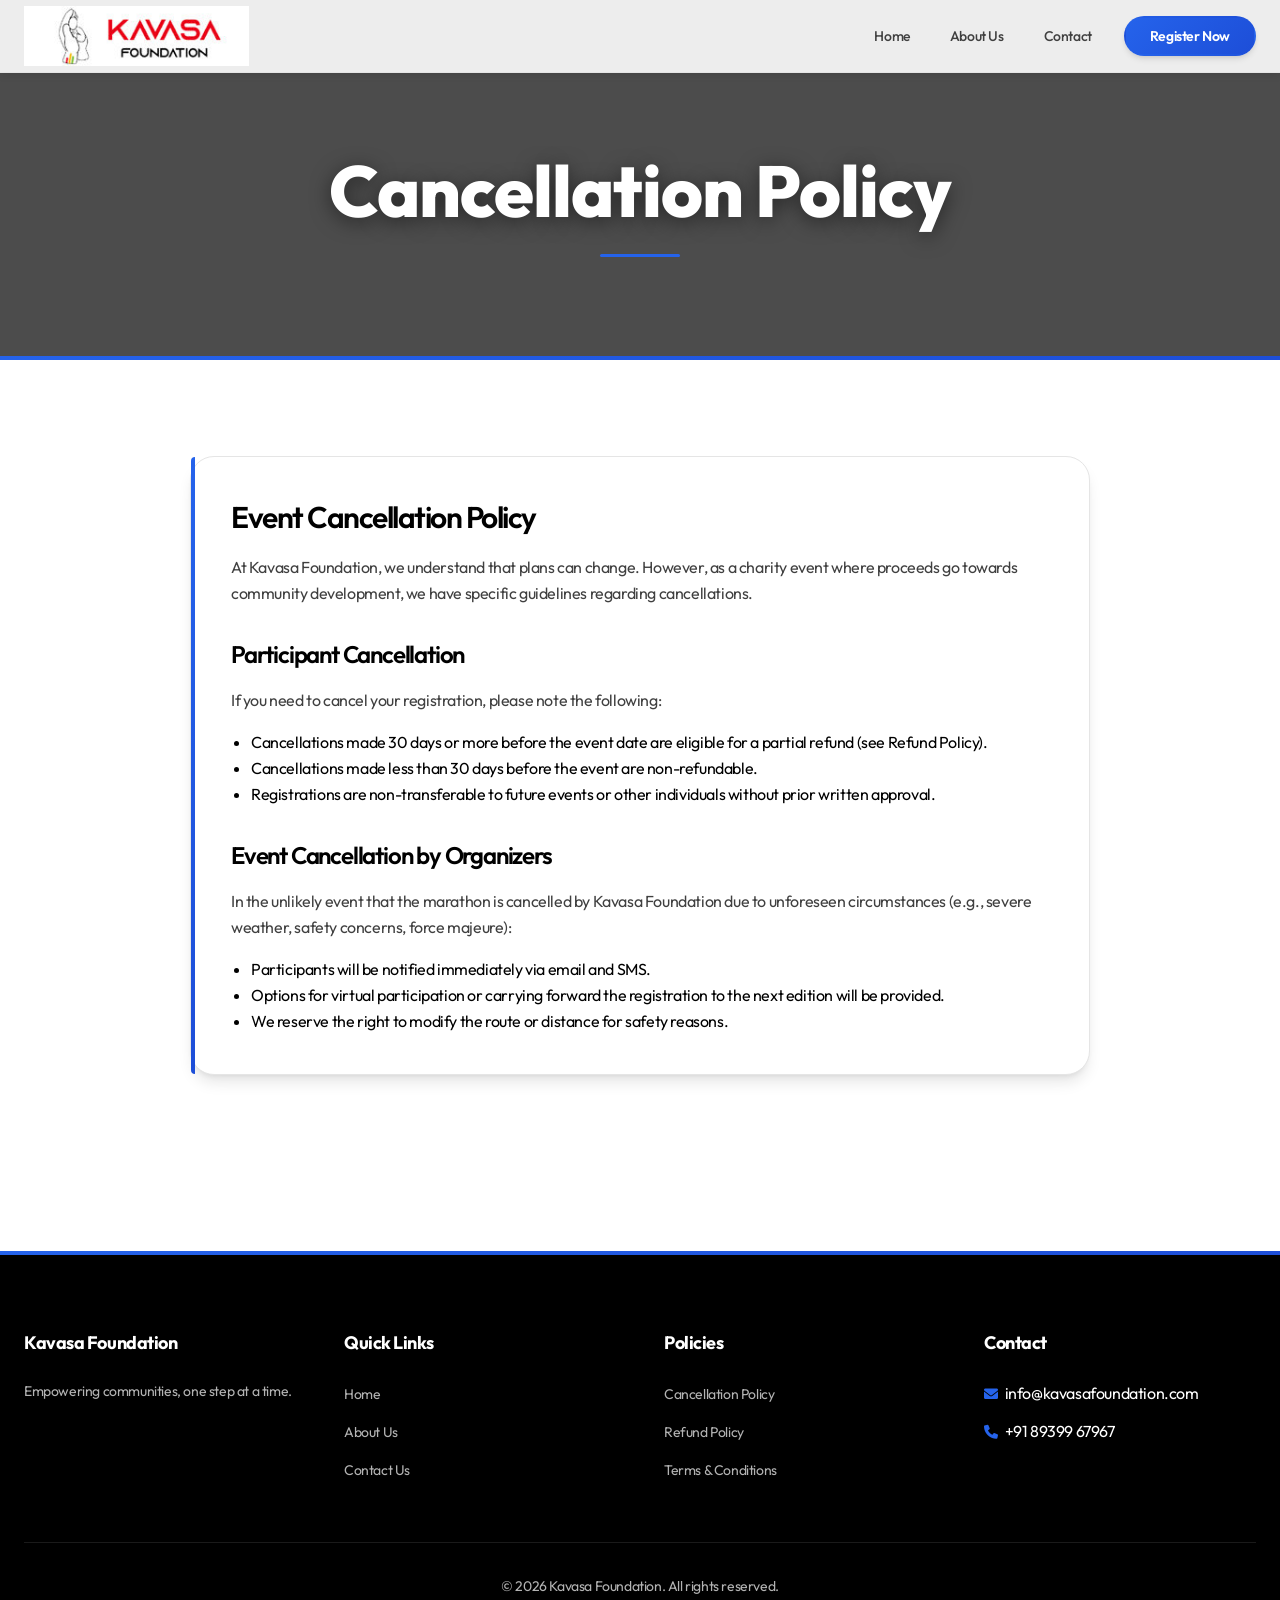
<file: cancellation-policy.html>
<!DOCTYPE html>
<html lang="en">

<head>
    <meta charset="UTF-8">
    <meta name="viewport" content="width=device-width, initial-scale=1.0">
    <title>Cancellation Policy | Madras Marathon 2026 - Organised by Kavasa Foundation</title>
    <meta name="description"
        content="Learn about the cancellation policy for the Madras Marathon 2026 organised by Kavasa Foundation. Understand participant and event cancellation guidelines.">
    <!-- Favicon -->
    <link rel="icon" type="image/jpeg" href="image/kavasa.jpg">
    <link rel="shortcut icon" type="image/jpeg" href="image/kavasa.jpg">
    <link rel="apple-touch-icon" href="image/kavasa.jpg">
    <link rel="preconnect" href="https://fonts.googleapis.com">
    <link rel="preconnect" href="https://fonts.gstatic.com" crossorigin>
    <link href="https://fonts.googleapis.com/css2?family=Outfit:wght@300;400;500;600;700;800&display=swap"
        rel="stylesheet">
    <link rel="stylesheet" href="style.css">
    <link rel="stylesheet" href="https://cdnjs.cloudflare.com/ajax/libs/font-awesome/6.0.0/css/all.min.css">
</head>

<body>
    <!-- Navigation -->
    <nav class="navbar">
        <div class="container nav-container">
            <a href="index.html" class="logo">
                <img src="image/kavasa.jpg" alt="Kavasa Foundation" style="height: 60px; vertical-align: middle;">
            </a>
            <button class="mobile-menu-toggle" aria-label="Toggle menu">
                <i class="fas fa-bars"></i>
            </button>
            <ul class="nav-links">
                <li><a href="index.html" class="nav-link">Home</a></li>
                <li><a href="about.html" class="nav-link">About Us</a></li>
                <li><a href="contact.html" class="nav-link">Contact</a></li>
                <li><a href="index.html#register" class="btn btn-primary">Register Now</a></li>
            </ul>
        </div>
    </nav>

    <!-- Page Header -->
    <header class="hero"
        style="min-height: 40vh; background-image: linear-gradient(rgba(0,0,0,0.7), rgba(0,0,0,0.7)), url('https://images.unsplash.com/photo-1452626038306-9aae5e071dd3?ixlib=rb-1.2.1&auto=format&fit=crop&w=1350&q=80');">
        <div class="container hero-content">
            <h1>Cancellation Policy</h1>
        </div>
    </header>

    <!-- Content Section -->
    <section class="section-padding">
        <div class="container">
            <div class="contact-form-container" style="margin: 0 auto; max-width: 900px;">
                <h3>Event Cancellation Policy</h3>
                <p>At Kavasa Foundation, we understand that plans can change. However, as a charity event where proceeds
                    go towards community development, we have specific guidelines regarding cancellations.</p>

                <h4 style="margin-top: 2rem;">Participant Cancellation</h4>
                <p>If you need to cancel your registration, please note the following:</p>
                <ul style="list-style-type: disc; padding-left: 20px; color: var(--text-light); margin-bottom: 1rem;">
                    <li>Cancellations made 30 days or more before the event date are eligible for a partial refund (see
                        Refund Policy).</li>
                    <li>Cancellations made less than 30 days before the event are non-refundable.</li>
                    <li>Registrations are non-transferable to future events or other individuals without prior written
                        approval.</li>
                </ul>

                <h4 style="margin-top: 2rem;">Event Cancellation by Organizers</h4>
                <p>In the unlikely event that the marathon is cancelled by Kavasa Foundation due to unforeseen
                    circumstances (e.g., severe weather, safety concerns, force majeure):</p>
                <ul style="list-style-type: disc; padding-left: 20px; color: var(--text-light);">
                    <li>Participants will be notified immediately via email and SMS.</li>
                    <li>Options for virtual participation or carrying forward the registration to the next edition will
                        be provided.</li>
                    <li>We reserve the right to modify the route or distance for safety reasons.</li>
                </ul>
            </div>
        </div>
    </section>

    <!-- Footer -->
    <footer class="footer">
        <div class="container">
            <div class="footer-grid">
                <div class="footer-col">
                    <h4>Kavasa Foundation</h4>
                    <p>Empowering communities, one step at a time.</p>
                </div>
                <div class="footer-col">
                    <h4>Quick Links</h4>
                    <ul class="footer-links">
                        <li><a href="index.html">Home</a></li>
                        <li><a href="about.html">About Us</a></li>
                        <li><a href="contact.html">Contact Us</a></li>
                    </ul>
                </div>
                <div class="footer-col">
                    <h4>Policies</h4>
                    <ul class="footer-links">
                        <li><a href="cancellation-policy.html">Cancellation Policy</a></li>
                        <li><a href="refund-policy.html">Refund Policy</a></li>
                        <li><a href="terms-conditions.html">Terms & Conditions</a></li>
                    </ul>
                </div>
                <div class="footer-col">
                    <h4>Contact</h4>
                        <ul class="footer-links">
                            <li><i class="fas fa-envelope"></i> info@kavasafoundation.com</li>
                            <li><i class="fas fa-phone"></i> +91 89399 67967</li>
                        </ul>
                </div>
            </div>
                <div class="copyright">
                    <p>&copy; 2026 Kavasa Foundation. All rights reserved.</p>
                </div>
        </div>
    </footer>
    <script src="script.js"></script>
</body>

</html>
</file>
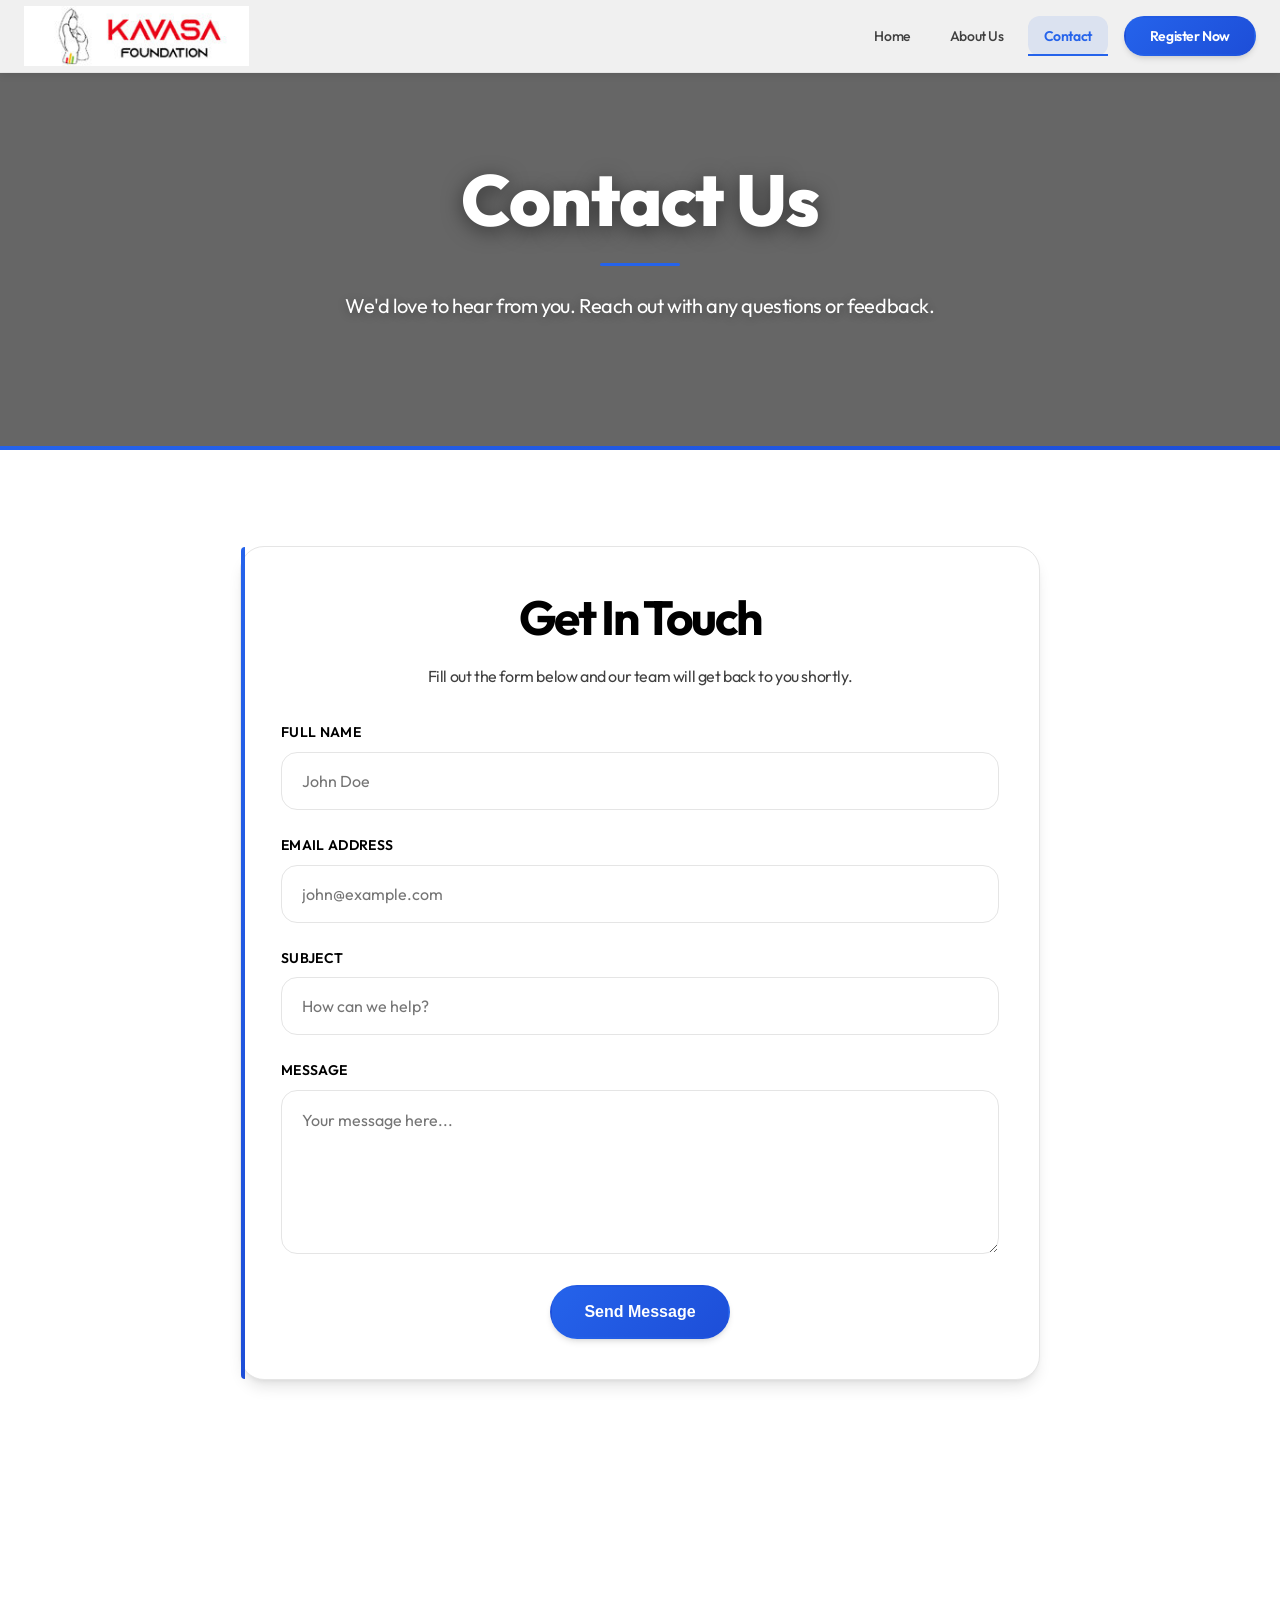
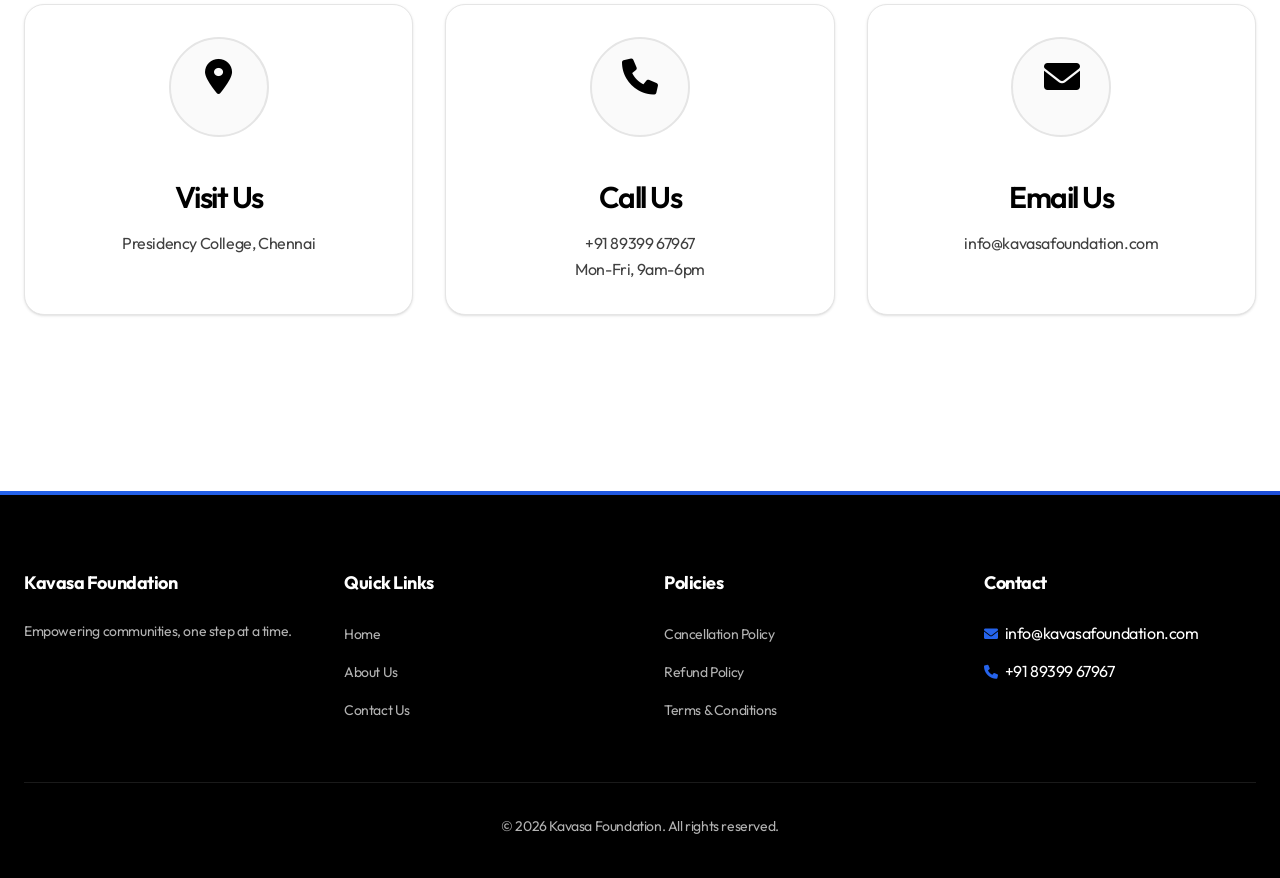
<file: contact.html>
<!DOCTYPE html>
<html lang="en">

<head>
    <meta charset="UTF-8">
    <meta name="viewport" content="width=device-width, initial-scale=1.0">
    <title>Contact Us | Madras Marathon 2026 - Organised by Kavasa Foundation</title>
    <meta name="description"
        content="Get in touch with Kavasa Foundation. We are here to answer your questions about the marathon and our NGO work.">
    <!-- Favicon -->
    <link rel="icon" type="image/jpeg" href="image/kavasa.jpg">
    <link rel="shortcut icon" type="image/jpeg" href="image/kavasa.jpg">
    <link rel="apple-touch-icon" href="image/kavasa.jpg">
    <link rel="preconnect" href="https://fonts.googleapis.com">
    <link rel="preconnect" href="https://fonts.gstatic.com" crossorigin>
    <link href="https://fonts.googleapis.com/css2?family=Outfit:wght@300;400;500;600;700;800&display=swap"
        rel="stylesheet">
    <link rel="stylesheet" href="style.css">
    <link rel="stylesheet" href="https://cdnjs.cloudflare.com/ajax/libs/font-awesome/6.0.0/css/all.min.css">
</head>

<body>
    <!-- Navigation -->
    <nav class="navbar">
        <div class="container nav-container">
            <a href="index.html" class="logo">
                <img src="image/kavasa.jpg" alt="Kavasa Foundation" style="height: 60px; vertical-align: middle;">
            </a>
            <button class="mobile-menu-toggle" aria-label="Toggle menu">
                <i class="fas fa-bars"></i>
            </button>
            <ul class="nav-links">
                <li><a href="index.html" class="nav-link">Home</a></li>
                <li><a href="about.html" class="nav-link">About Us</a></li>
                <li><a href="contact.html" class="nav-link active">Contact</a></li>
                <li><a href="index.html#register" class="btn btn-primary">Register Now</a></li>
            </ul>
        </div>
    </nav>

    <!-- Page Header -->
    <header class="hero"
        style="min-height: 50vh; background-image: linear-gradient(rgba(0,0,0,0.6), rgba(0,0,0,0.6)), url('https://images.unsplash.com/photo-1516321318423-f06f85e504b3?ixlib=rb-1.2.1&auto=format&fit=crop&w=1350&q=80');">
        <div class="container hero-content">
            <h1>Contact Us</h1>
            <p>We'd love to hear from you. Reach out with any questions or feedback.</p>
        </div>
    </header>

    <!-- Contact Section -->
    <section class="section-padding">
        <div class="container">
            <div class="contact-form-container">
                <div style="text-align: center; margin-bottom: 2rem;">
                    <h2>Get In Touch</h2>
                    <p>Fill out the form below and our team will get back to you shortly.</p>
                </div>
                <form id="contactForm">
                    <div class="form-group">
                        <label for="name" class="form-label">Full Name</label>
                        <input type="text" id="name" class="form-control" placeholder="John Doe" required>
                    </div>
                    <div class="form-group">
                        <label for="email" class="form-label">Email Address</label>
                        <input type="email" id="email" class="form-control" placeholder="john@example.com" required>
                    </div>
                    <div class="form-group">
                        <label for="subject" class="form-label">Subject</label>
                        <input type="text" id="subject" class="form-control" placeholder="How can we help?" required>
                    </div>
                    <div class="form-group">
                        <label for="message" class="form-label">Message</label>
                        <textarea id="message" class="form-control" rows="5" placeholder="Your message here..."
                            required></textarea>
                    </div>
                    <div style="text-align: center;">
                        <button type="submit" class="btn btn-primary">Send Message</button>
                    </div>
                </form>
            </div>
        </div>
    </section>

    <!-- Contact Info -->
    <section class="section-padding" style="background-color: white;">
        <div class="container">
            <div class="features-grid">
                <div class="feature-card">
                    <i class="fas fa-map-marker-alt feature-icon"></i>
                    <h3>Visit Us</h3>
                    <p>Presidency College, Chennai</p>
                </div>
                <div class="feature-card">
                    <i class="fas fa-phone feature-icon"></i>
                    <h3>Call Us</h3>
                    <p>+91 89399 67967<br>Mon-Fri, 9am-6pm</p>
                </div>
                <div class="feature-card">
                    <i class="fas fa-envelope feature-icon"></i>
                    <h3>Email Us</h3>
                    <p>info@kavasafoundation.com</p>
                </div>
            </div>
        </div>
    </section>

    <!-- Footer -->
    <footer class="footer">
        <div class="container">
            <div class="footer-grid">
                <div class="footer-col">
                    <h4>Kavasa Foundation</h4>
                    <p>Empowering communities, one step at a time.</p>
                </div>
                <div class="footer-col">
                    <h4>Quick Links</h4>
                    <ul class="footer-links">
                        <li><a href="index.html">Home</a></li>
                        <li><a href="about.html">About Us</a></li>
                        <li><a href="contact.html">Contact Us</a></li>
                    </ul>
                </div>
                <div class="footer-col">
                    <h4>Policies</h4>
                    <ul class="footer-links">
                        <li><a href="cancellation-policy.html">Cancellation Policy</a></li>
                        <li><a href="refund-policy.html">Refund Policy</a></li>
                        <li><a href="terms-conditions.html">Terms & Conditions</a></li>
                    </ul>
                </div>
                <div class="footer-col">
                    <h4>Contact</h4>
                        <ul class="footer-links">
                            <li><i class="fas fa-envelope"></i> info@kavasafoundation.com</li>
                            <li><i class="fas fa-phone"></i> +91 89399 67967</li>
                        </ul>
                </div>
            </div>
                <div class="copyright">
                    <p>&copy; 2026 Kavasa Foundation. All rights reserved.</p>
                </div>
        </div>
    </footer>

    <script src="script.js"></script>
</body>

</html>
</file>
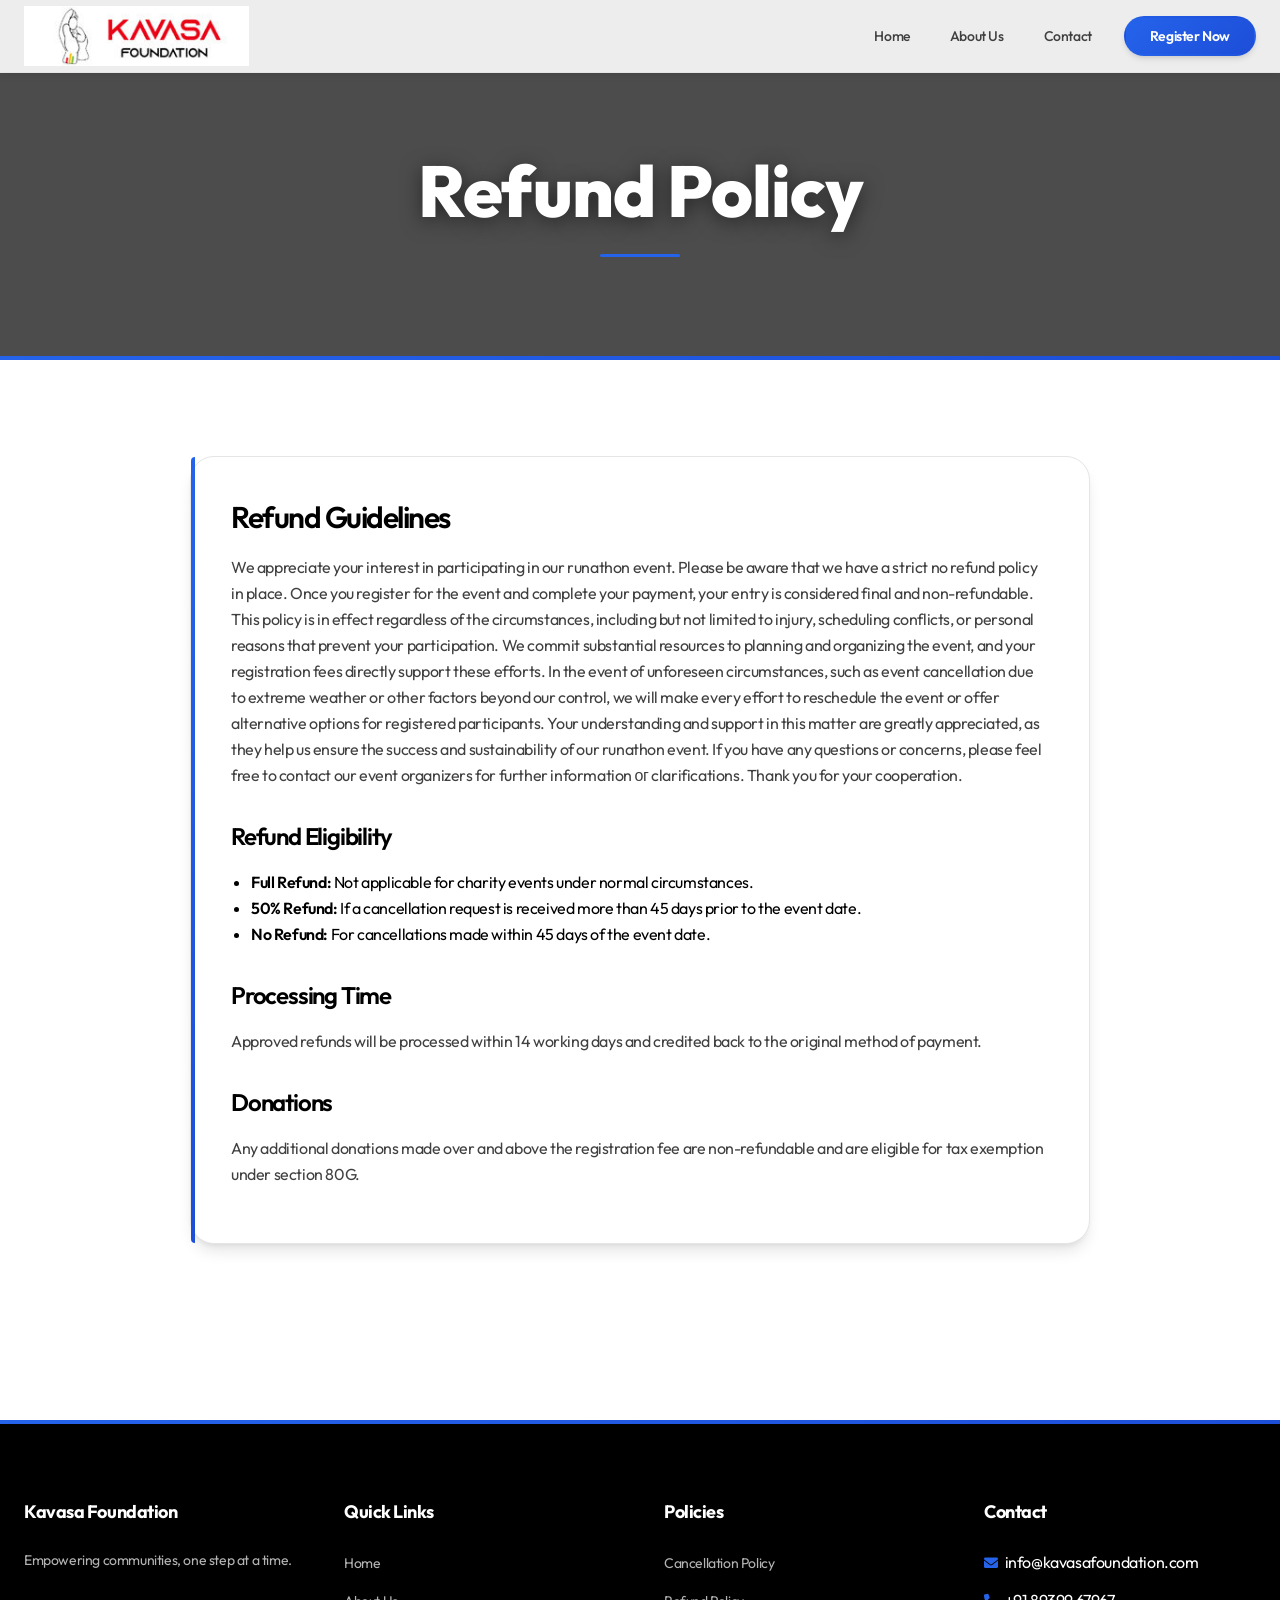
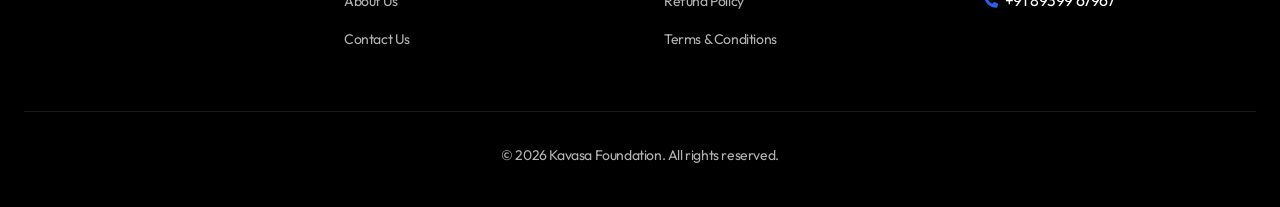
<file: refund-policy.html>
<!DOCTYPE html>
<html lang="en">

<head>
    <meta charset="UTF-8">
    <meta name="viewport" content="width=device-width, initial-scale=1.0">
    <title>Refund Policy | Madras Marathon 2026 - Organised by Kavasa Foundation</title>
    <meta name="description"
        content="Review the refund policy for the Madras Marathon 2026 organised by Kavasa Foundation. Understand eligibility criteria and processing timelines for refunds.">
    <!-- Favicon -->
    <link rel="icon" type="image/jpeg" href="image/kavasa.jpg">
    <link rel="shortcut icon" type="image/jpeg" href="image/kavasa.jpg">
    <link rel="apple-touch-icon" href="image/kavasa.jpg">
    <link rel="preconnect" href="https://fonts.googleapis.com">
    <link rel="preconnect" href="https://fonts.gstatic.com" crossorigin>
    <link href="https://fonts.googleapis.com/css2?family=Outfit:wght@300;400;500;600;700;800&display=swap"
        rel="stylesheet">
    <link rel="stylesheet" href="style.css">
    <link rel="stylesheet" href="https://cdnjs.cloudflare.com/ajax/libs/font-awesome/6.0.0/css/all.min.css">
</head>

<body>
    <!-- Navigation -->
    <nav class="navbar">
        <div class="container nav-container">
            <a href="index.html" class="logo">
                <img src="image/kavasa.jpg" alt="Kavasa Foundation" style="height: 60px; vertical-align: middle;">
            </a>
            <button class="mobile-menu-toggle" aria-label="Toggle menu">
                <i class="fas fa-bars"></i>
            </button>
            <ul class="nav-links">
                <li><a href="index.html" class="nav-link">Home</a></li>
                <li><a href="about.html" class="nav-link">About Us</a></li>
                <li><a href="contact.html" class="nav-link">Contact</a></li>
                <li><a href="index.html#register" class="btn btn-primary">Register Now</a></li>
            </ul>
        </div>
    </nav>

    <!-- Page Header -->
    <header class="hero"
        style="min-height: 40vh; background-image: linear-gradient(rgba(0,0,0,0.7), rgba(0,0,0,0.7)), url('https://images.unsplash.com/photo-1552674605-469523170d9e?ixlib=rb-1.2.1&auto=format&fit=crop&w=1950&q=80');">
        <div class="container hero-content">
            <h1>Refund Policy</h1>
        </div>
    </header>

    <!-- Content Section -->
    <section class="section-padding">
        <div class="container">
            <div class="contact-form-container" style="margin: 0 auto; max-width: 900px;">
                <h3>Refund Guidelines</h3>
                <p>We appreciate your interest in participating in our runathon event. Please be aware that we have a strict no refund policy in place. Once you register for the event and complete your payment, your entry is considered final and non-refundable. This policy is in effect regardless of the circumstances, including but not limited to injury, scheduling conflicts, or personal reasons that prevent your participation. We commit substantial resources to planning and organizing the event, and your registration fees directly support these efforts. In the event of unforeseen circumstances, such as event cancellation due to extreme weather or other factors beyond our control, we will make every effort to reschedule the event or offer alternative options for registered participants. Your understanding and support in this matter are greatly appreciated, as they help us ensure the success and sustainability of our runathon event. If you have any questions or concerns, please feel free to contact our event organizers for further information ог clarifications. Thank you for your cooperation.</p>

                <h4 style="margin-top: 2rem;">Refund Eligibility</h4>
                <ul style="list-style-type: disc; padding-left: 20px; color: var(--text-light); margin-bottom: 1rem;">
                    <li><strong>Full Refund:</strong> Not applicable for charity events under normal circumstances.</li>
                    <li><strong>50% Refund:</strong> If a cancellation request is received more than 45 days prior to
                        the event date.</li>
                    <li><strong>No Refund:</strong> For cancellations made within 45 days of the event date.</li>
                </ul>

                <h4 style="margin-top: 2rem;">Processing Time</h4>
                <p>Approved refunds will be processed within 14 working days and credited back to the original method of
                    payment.</p>

                <h4 style="margin-top: 2rem;">Donations</h4>
                <p>Any additional donations made over and above the registration fee are non-refundable and are eligible
                    for tax exemption under section 80G.</p>
            </div>
        </div>
    </section>

    <!-- Footer -->
    <footer class="footer">
        <div class="container">
            <div class="footer-grid">
                <div class="footer-col">
                    <h4>Kavasa Foundation</h4>
                    <p>Empowering communities, one step at a time.</p>
                </div>
                <div class="footer-col">
                    <h4>Quick Links</h4>
                    <ul class="footer-links">
                        <li><a href="index.html">Home</a></li>
                        <li><a href="about.html">About Us</a></li>
                        <li><a href="contact.html">Contact Us</a></li>
                    </ul>
                </div>
                <div class="footer-col">
                    <h4>Policies</h4>
                    <ul class="footer-links">
                        <li><a href="cancellation-policy.html">Cancellation Policy</a></li>
                        <li><a href="refund-policy.html">Refund Policy</a></li>
                        <li><a href="terms-conditions.html">Terms & Conditions</a></li>
                    </ul>
                </div>
                <div class="footer-col">
                    <h4>Contact</h4>
                        <ul class="footer-links">
                            <li><i class="fas fa-envelope"></i> info@kavasafoundation.com</li>
                            <li><i class="fas fa-phone"></i> +91 89399 67967</li>
                        </ul>
                </div>
            </div>
                <div class="copyright">
                    <p>&copy; 2026 Kavasa Foundation. All rights reserved.</p>
                </div>
        </div>
    </footer>
    <script src="script.js"></script>
</body>

</html>
</file>
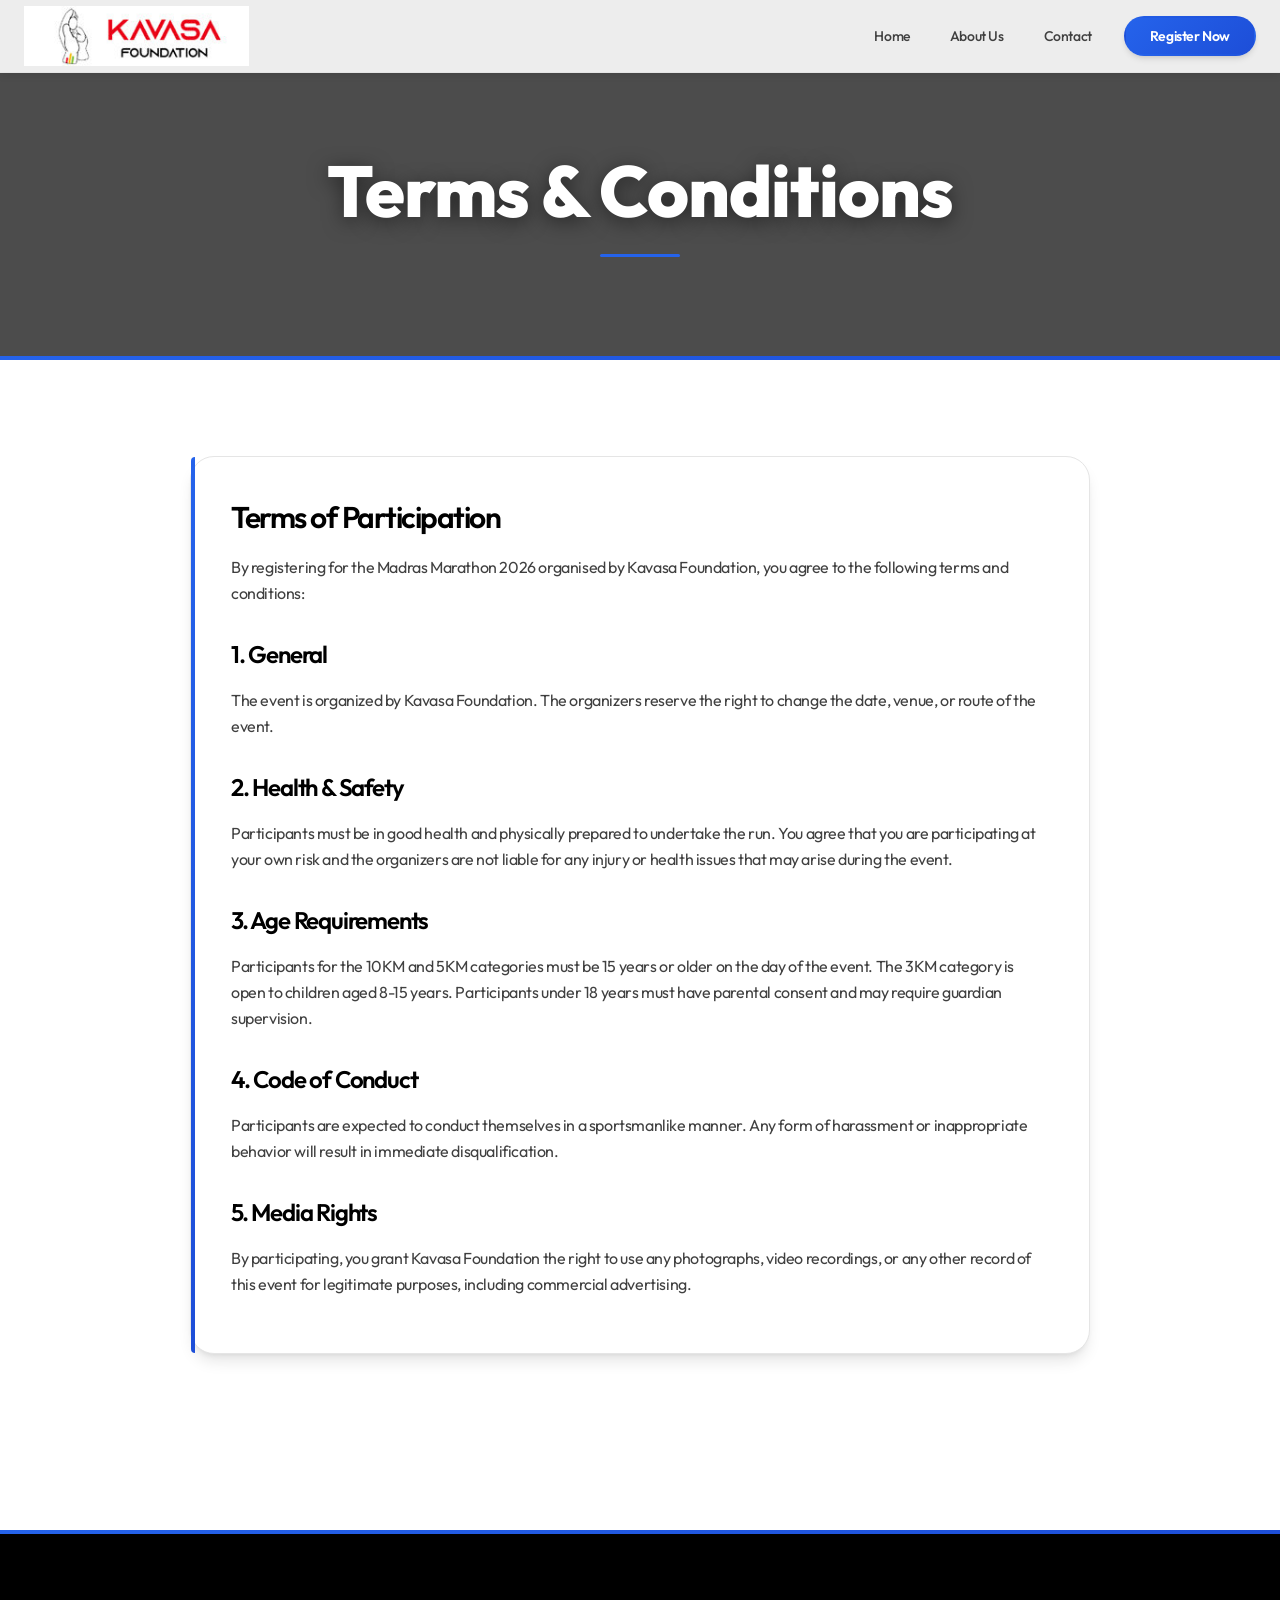
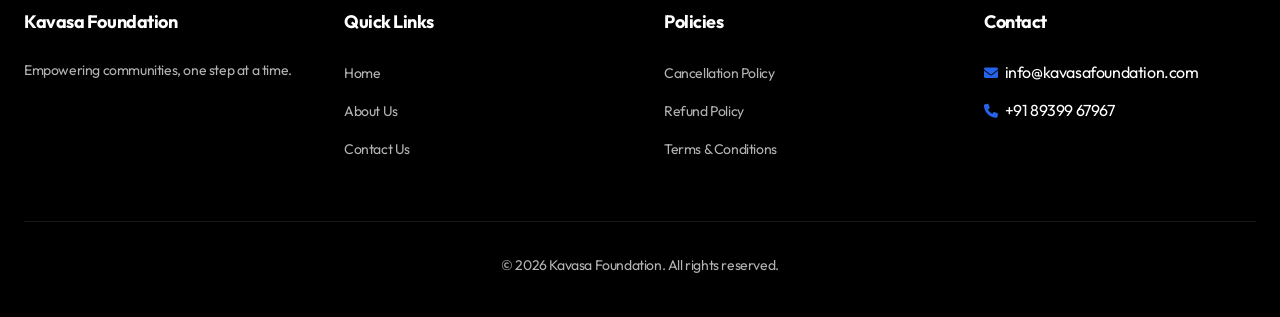
<file: terms-conditions.html>
<!DOCTYPE html>
<html lang="en">

<head>
    <meta charset="UTF-8">
    <meta name="viewport" content="width=device-width, initial-scale=1.0">
    <title>Terms & Conditions | Madras Marathon 2026 - Organised by Kavasa Foundation</title>
    <meta name="description"
        content="Read the terms and conditions for participating in the Madras Marathon 2026 organised by Kavasa Foundation. Understand the rules, health requirements, and participant guidelines.">
    <!-- Favicon -->
    <link rel="icon" type="image/jpeg" href="image/kavasa.jpg">
    <link rel="shortcut icon" type="image/jpeg" href="image/kavasa.jpg">
    <link rel="apple-touch-icon" href="image/kavasa.jpg">
    <link rel="preconnect" href="https://fonts.googleapis.com">
    <link rel="preconnect" href="https://fonts.gstatic.com" crossorigin>
    <link href="https://fonts.googleapis.com/css2?family=Outfit:wght@300;400;500;600;700;800&display=swap"
        rel="stylesheet">
    <link rel="stylesheet" href="style.css">
    <link rel="stylesheet" href="https://cdnjs.cloudflare.com/ajax/libs/font-awesome/6.0.0/css/all.min.css">
</head>

<body>
    <!-- Navigation -->
    <nav class="navbar">
        <div class="container nav-container">
            <a href="index.html" class="logo">
                <img src="image/kavasa.jpg" alt="Kavasa Foundation" style="height: 60px; vertical-align: middle;">
            </a>
            <button class="mobile-menu-toggle" aria-label="Toggle menu">
                <i class="fas fa-bars"></i>
            </button>
            <ul class="nav-links">
                <li><a href="index.html" class="nav-link">Home</a></li>
                <li><a href="about.html" class="nav-link">About Us</a></li>
                <li><a href="contact.html" class="nav-link">Contact</a></li>
                <li><a href="index.html#register" class="btn btn-primary">Register Now</a></li>
            </ul>
        </div>
    </nav>

    <!-- Page Header -->
    <header class="hero"
        style="min-height: 40vh; background-image: linear-gradient(rgba(0,0,0,0.7), rgba(0,0,0,0.7)), url('https://images.unsplash.com/photo-1532629345422-7515f3d16bb6?ixlib=rb-1.2.1&auto=format&fit=crop&w=1350&q=80');">
        <div class="container hero-content">
            <h1>Terms & Conditions</h1>
        </div>
    </header>

    <!-- Content Section -->
    <section class="section-padding">
        <div class="container">
            <div class="contact-form-container" style="margin: 0 auto; max-width: 900px;">
                <h3>Terms of Participation</h3>
                <p>By registering for the Madras Marathon 2026 organised by Kavasa Foundation, you agree to the following terms and conditions:
                </p>

                <h4 style="margin-top: 2rem;">1. General</h4>
                <p>The event is organized by Kavasa Foundation. The organizers reserve the right to change the date,
                    venue, or route of the event.</p>

                <h4 style="margin-top: 2rem;">2. Health & Safety</h4>
                <p>Participants must be in good health and physically prepared to undertake the run. You agree that you
                    are participating at your own risk and the organizers are not liable for any injury or health issues
                    that may arise during the event.</p>

                <h4 style="margin-top: 2rem;">3. Age Requirements</h4>
                <p>Participants for the 10KM and 5KM categories must be 15 years or older on the day of the event. The 3KM category is open to children aged 8-15 years. Participants under 18 years must have parental consent and may require guardian supervision.</p>

                <h4 style="margin-top: 2rem;">4. Code of Conduct</h4>
                <p>Participants are expected to conduct themselves in a sportsmanlike manner. Any form of harassment or
                    inappropriate behavior will result in immediate disqualification.</p>

                <h4 style="margin-top: 2rem;">5. Media Rights</h4>
                <p>By participating, you grant Kavasa Foundation the right to use any photographs, video recordings, or
                    any other record of this event for legitimate purposes, including commercial advertising.</p>
            </div>
        </div>
    </section>

    <!-- Footer -->
    <footer class="footer">
        <div class="container">
            <div class="footer-grid">
                <div class="footer-col">
                    <h4>Kavasa Foundation</h4>
                    <p>Empowering communities, one step at a time.</p>
                </div>
                <div class="footer-col">
                    <h4>Quick Links</h4>
                    <ul class="footer-links">
                        <li><a href="index.html">Home</a></li>
                        <li><a href="about.html">About Us</a></li>
                        <li><a href="contact.html">Contact Us</a></li>
                    </ul>
                </div>
                <div class="footer-col">
                    <h4>Policies</h4>
                    <ul class="footer-links">
                        <li><a href="cancellation-policy.html">Cancellation Policy</a></li>
                        <li><a href="refund-policy.html">Refund Policy</a></li>
                        <li><a href="terms-conditions.html">Terms & Conditions</a></li>
                    </ul>
                </div>
                <div class="footer-col">
                    <h4>Contact</h4>
                        <ul class="footer-links">
                            <li><i class="fas fa-envelope"></i> info@kavasafoundation.com</li>
                            <li><i class="fas fa-phone"></i> +91 89399 67967</li>
                        </ul>
                </div>
            </div>
                <div class="copyright">
                    <p>&copy; 2026 Kavasa Foundation. All rights reserved.</p>
                </div>
        </div>
    </footer>
    <script src="script.js"></script>
</body>

</html>
</file>
<file: style.css>
/* Professional Design System - Enterprise Grade UI/UX */
:root {
    /* Color Palette - Blue */
    --primary: #2563eb;
    --primary-dark: #1d4ed8;
    --primary-light: #3b82f6;
    --primary-hover: #1d4ed8;
    
    /* Neutral Colors - Professional Grayscale */
    --white: #ffffff;
    --black: #000000;
    --gray-50: #fafafa;
    --gray-100: #f5f5f5;
    --gray-200: #e5e5e5;
    --gray-300: #d4d4d4;
    --gray-400: #a3a3a3;
    --gray-500: #737373;
    --gray-600: #525252;
    --gray-700: #404040;
    --gray-800: #262626;
    --gray-900: #171717;
    
    /* Semantic Colors */
    --background: #ffffff;
    --surface: #ffffff;
    --surface-elevated: #fafafa;
    --text-primary: #000000;
    --text-secondary: #404040;
    --text-tertiary: #737373;
    --border: #e5e5e5;
    --border-strong: #d4d4d4;
    
    /* Footer */
    --footer-bg: #000000;
    --footer-text: #ffffff;
    --footer-text-muted: rgba(255, 255, 255, 0.7);
    
    /* Gradients - Blue */
    --gradient-primary: linear-gradient(135deg, #2563eb 0%, #1d4ed8 100%);
    --gradient-hero: linear-gradient(135deg, rgba(0, 0, 0, 0.65) 0%, rgba(37, 99, 235, 0.75) 100%);
    --gradient-card-border: linear-gradient(135deg, #3b82f6 0%, #2563eb 50%, #1d4ed8 100%);
    --gradient-soft: linear-gradient(135deg, rgba(37, 99, 235, 0.08) 0%, rgba(37, 99, 235, 0.03) 100%);
    --gradient-glass: linear-gradient(135deg, rgba(255, 255, 255, 0.25) 0%, rgba(255, 255, 255, 0.1) 100%);
    
    /* Professional Shadows */
    --shadow-xs: 0 1px 2px 0 rgba(0, 0, 0, 0.05);
    --shadow-sm: 0 1px 3px 0 rgba(0, 0, 0, 0.1), 0 1px 2px -1px rgba(0, 0, 0, 0.1);
    --shadow-md: 0 4px 6px -1px rgba(0, 0, 0, 0.1), 0 2px 4px -2px rgba(0, 0, 0, 0.1);
    --shadow-lg: 0 10px 15px -3px rgba(0, 0, 0, 0.1), 0 4px 6px -4px rgba(0, 0, 0, 0.1);
    --shadow-xl: 0 20px 25px -5px rgba(0, 0, 0, 0.1), 0 8px 10px -6px rgba(0, 0, 0, 0.1);
    --shadow-2xl: 0 25px 50px -12px rgba(0, 0, 0, 0.25);
    
    /* Border Radius - Modern */
    --radius-xs: 4px;
    --radius-sm: 8px;
    --radius-md: 12px;
    --radius-lg: 16px;
    --radius-xl: 20px;
    --radius-2xl: 24px;
    --radius-full: 9999px;
    
    /* Typography - Professional */
    --font-sans: 'Outfit', -apple-system, BlinkMacSystemFont, 'Segoe UI', 'Roboto', 'Oxygen', 'Ubuntu', 'Cantarell', 'Fira Sans', 'Droid Sans', 'Helvetica Neue', sans-serif;
    
    /* Font Weights */
    --font-light: 300;
    --font-normal: 400;
    --font-medium: 500;
    --font-semibold: 600;
    --font-bold: 700;
    --font-extrabold: 800;
    
    /* Font Sizes - Professional Scale */
    --text-xs: 0.75rem;      /* 12px */
    --text-sm: 0.875rem;    /* 14px */
    --text-base: 1rem;      /* 16px */
    --text-lg: 1.125rem;    /* 18px */
    --text-xl: 1.25rem;     /* 20px */
    --text-2xl: 1.5rem;     /* 24px */
    --text-3xl: 1.875rem;   /* 30px */
    --text-4xl: 2.25rem;    /* 36px */
    --text-5xl: 3rem;       /* 48px */
    --text-6xl: 3.75rem;    /* 60px */
    
    /* Line Heights */
    --leading-tight: 1.25;
    --leading-snug: 1.375;
    --leading-normal: 1.5;
    --leading-relaxed: 1.625;
    --leading-loose: 2;
    
    /* Letter Spacing */
    --tracking-tighter: -0.05em;
    --tracking-tight: -0.025em;
    --tracking-normal: 0em;
    --tracking-wide: 0.025em;
    --tracking-wider: 0.05em;
    --tracking-widest: 0.1em;
    
    /* Spacing Scale - Professional 8px grid */
    --space-0: 0;
    --space-1: 0.25rem;   /* 4px */
    --space-2: 0.5rem;    /* 8px */
    --space-3: 0.75rem;   /* 12px */
    --space-4: 1rem;      /* 16px */
    --space-5: 1.25rem;   /* 20px */
    --space-6: 1.5rem;    /* 24px */
    --space-8: 2rem;      /* 32px */
    --space-10: 2.5rem;   /* 40px */
    --space-12: 3rem;     /* 48px */
    --space-16: 4rem;     /* 64px */
    --space-20: 5rem;     /* 80px */
    --space-24: 6rem;     /* 96px */
    
    /* Transitions - Smooth & Professional */
    --transition-all: all 200ms cubic-bezier(0.4, 0, 0.2, 1);
    --transition-colors: color 200ms cubic-bezier(0.4, 0, 0.2, 1), background-color 200ms cubic-bezier(0.4, 0, 0.2, 1), border-color 200ms cubic-bezier(0.4, 0, 0.2, 1);
    --transition-transform: transform 200ms cubic-bezier(0.4, 0, 0.2, 1);
    --transition-opacity: opacity 200ms cubic-bezier(0.4, 0, 0.2, 1);
    
    /* Layout */
    --container-max: 1280px;
    --container-padding: 1.5rem;
    --section-padding-y: 6rem;
    --section-padding-y-sm: 4rem;
}

/* Reset & Base Styles */
* {
    margin: 0;
    padding: 0;
    box-sizing: border-box;
}

body {
    font-family: var(--font-sans);
    background-color: var(--white);
    color: var(--text-primary);
    line-height: var(--leading-relaxed);
    font-size: var(--text-base);
    font-weight: var(--font-normal);
    -webkit-font-smoothing: antialiased;
    -moz-osx-font-smoothing: grayscale;
    letter-spacing: var(--tracking-tight);
    overflow-x: hidden;
}

a {
    text-decoration: none;
    color: inherit;
    transition: var(--transition-colors);
}

a:focus-visible {
    outline: 2px solid var(--primary);
    outline-offset: 2px;
    border-radius: var(--radius-sm);
}

ul {
    list-style: none;
}

img {
    max-width: 100%;
    height: auto;
    display: block;
}

/* Ensure images are responsive */
.about-img img,
.feature-card img {
    width: 100%;
    height: auto;
    object-fit: cover;
}

/* Professional Typography System */
h1, h2, h3, h4, h5, h6 {
    font-weight: var(--font-bold);
    line-height: var(--leading-tight);
    margin-bottom: var(--space-4);
    color: var(--text-primary);
    letter-spacing: var(--tracking-tighter);
}

h1 {
    font-size: clamp(var(--text-4xl), 5vw, var(--text-6xl));
    font-weight: var(--font-extrabold);
    line-height: var(--leading-tight);
    letter-spacing: var(--tracking-tighter);
}

h2 {
    font-size: clamp(var(--text-3xl), 4vw, var(--text-5xl));
    font-weight: var(--font-bold);
    color: var(--text-primary);
    line-height: var(--leading-tight);
}

h3 {
    font-size: clamp(var(--text-2xl), 3vw, var(--text-3xl));
    font-weight: var(--font-semibold);
    line-height: var(--leading-snug);
}

h4 {
    font-size: clamp(var(--text-xl), 2.5vw, var(--text-2xl));
    font-weight: var(--font-semibold);
    line-height: var(--leading-snug);
}

p {
    margin-bottom: var(--space-4);
    color: var(--text-secondary);
    font-size: var(--text-base);
    line-height: var(--leading-relaxed);
}

strong {
    font-weight: var(--font-semibold);
    color: var(--text-primary);
}

/* Layout Utilities */
.container {
    max-width: var(--container-max);
    margin: 0 auto;
    padding: 0 var(--container-padding);
    width: 100%;
}

.section-padding {
    padding: var(--section-padding-y) 0;
}

.text-center {
    text-align: center;
}

/* Professional Button System */
.btn {
    display: inline-flex;
    align-items: center;
    justify-content: center;
    padding: var(--space-4) var(--space-8);
    border-radius: var(--radius-full);
    font-weight: var(--font-semibold);
    font-size: var(--text-base);
    text-align: center;
    cursor: pointer;
    transition: var(--transition-all);
    border: none;
    gap: var(--space-2);
    white-space: nowrap;
    text-decoration: none;
    position: relative;
    overflow: hidden;
}

.btn-primary {
    background: var(--gradient-primary);
    color: var(--white);
    box-shadow: var(--shadow-md);
    border: 2px solid transparent;
}

.btn-primary:hover {
    transform: translateY(-2px);
    box-shadow: var(--shadow-lg);
    background: var(--primary-hover);
}

.btn-primary:active {
    transform: translateY(0);
    box-shadow: var(--shadow-md);
}

.btn-secondary {
    background: var(--black);
    color: var(--white);
    border: 2px solid var(--black);
    box-shadow: var(--shadow-sm);
}

.btn-secondary:hover {
    background: var(--gray-800);
    border-color: var(--gray-800);
    transform: translateY(-2px);
    box-shadow: var(--shadow-md);
}

.btn-secondary:active {
    transform: translateY(0);
    box-shadow: var(--shadow-sm);
}


.text-center {
    text-align: center;
}

/* Prize Pool Responsive Styles */
.prize-table-desktop {
    display: block;
}

.prize-cards-mobile {
    display: none;
}

.prize-card {
    background: var(--white);
    border-radius: var(--radius-xl);
    box-shadow: var(--shadow-md);
    margin-bottom: var(--space-6);
    overflow: hidden;
    border: 1px solid var(--border);
    transition: var(--transition-all);
}

.prize-card:hover {
    box-shadow: var(--shadow-xl);
    transform: translateY(-4px);
    border-color: var(--primary);
}

.prize-card-header {
    background: var(--gradient-primary);
    color: var(--white);
    padding: var(--space-5) var(--space-6);
    font-size: var(--text-lg);
    font-weight: var(--font-semibold);
    display: flex;
    align-items: center;
    gap: var(--space-3);
}

.prize-card-body {
    padding: var(--space-6);
}

.prize-item {
    display: flex;
    justify-content: space-between;
    align-items: center;
    padding: var(--space-4) 0;
    border-bottom: 1px solid var(--border);
}

.prize-item:last-of-type {
    border-bottom: none;
}

.prize-label {
    color: var(--text-secondary);
    font-weight: var(--font-medium);
    font-size: var(--text-sm);
    letter-spacing: var(--tracking-wide);
    text-transform: uppercase;
}

.prize-amount {
    color: var(--text-primary);
    font-weight: var(--font-semibold);
    font-size: var(--text-lg);
}

.prize-total {
    display: flex;
    justify-content: space-between;
    align-items: center;
    padding: var(--space-5) 0 0;
    margin-top: var(--space-4);
    border-top: 2px solid var(--primary);
    font-weight: var(--font-bold);
    font-size: var(--text-xl);
}

.prize-total span:first-child {
    color: var(--text-primary);
    text-transform: uppercase;
    letter-spacing: var(--tracking-wide);
    font-size: var(--text-sm);
    font-weight: var(--font-semibold);
}

.prize-total span:last-child {
    color: var(--primary);
    font-size: var(--text-2xl);
    font-weight: var(--font-bold);
}

@media (max-width: 768px) {
    .prize-table-desktop {
        display: none;
    }

    .prize-cards-mobile {
        display: block;
    }

    .prizes-section {
        padding: 2rem 1.5rem !important;
    }
}

/* Hide on mobile */
.hide-mobile {
    display: block;
}

@media (max-width: 768px) {
    .hide-mobile {
        display: none !important;
    }
}

/* Show only on mobile */
.show-mobile {
    display: none;
}

@media (max-width: 768px) {
    .show-mobile {
        display: block !important;
    }
}

/* Professional Navigation */
.navbar {
    background: rgba(255, 255, 255, 0.95);
    backdrop-filter: blur(20px) saturate(180%);
    -webkit-backdrop-filter: blur(20px) saturate(180%);
    position: fixed;
    top: 0;
    left: 0;
    width: 100%;
    z-index: 1000;
    box-shadow: 0 1px 3px 0 rgba(0, 0, 0, 0.1), 0 1px 2px -1px rgba(0, 0, 0, 0.1);
    border-bottom: 1px solid var(--border);
    transition: var(--transition-all);
}

.nav-container {
    display: flex;
    justify-content: space-between;
    align-items: center;
    height: 72px;
    gap: var(--space-6);
}

.logo {
    font-size: 1.5rem;
    font-weight: 800;
    color: var(--primary);
    text-transform: uppercase;
    letter-spacing: 1px;
}

.nav-links {
    display: flex;
    align-items: center;
    gap: var(--space-2);
    list-style: none;
    margin: 0;
    padding: 0;
}

.nav-links li {
    display: flex;
    align-items: center;
}

.nav-link {
    font-weight: var(--font-medium);
    color: var(--text-secondary);
    position: relative;
    font-size: var(--text-sm);
    padding: var(--space-2) var(--space-4);
    transition: var(--transition-colors);
    border-radius: var(--radius-md);
    display: flex;
    align-items: center;
    height: 40px;
    line-height: 1;
}

.nav-link::after {
    content: '';
    position: absolute;
    bottom: 0;
    left: 0;
    width: 0;
    height: 2px;
    background: var(--primary);
    transition: width var(--transition-base);
}

.nav-link:hover::after {
    width: 100%;
}

.nav-link.active {
    color: var(--primary);
    font-weight: var(--font-semibold);
    background: rgba(37, 99, 235, 0.1);
}

.nav-link.active::after {
    width: 100%;
}

/* Align button with nav links */
.nav-links .btn {
    margin-left: var(--space-2);
    height: 40px;
    padding: 0 var(--space-6);
    font-size: var(--text-sm);
    display: flex;
    align-items: center;
    justify-content: center;
}

/* Professional Hero Section */
.hero {
    min-height: 100vh;
    display: flex;
    align-items: center;
    justify-content: center;
    /* Desktop / laptop hero poster */
    background: url('image/Agilisium marathon poster banner 1920x1080.jpg');
    background-size: contain;           /* show full poster without cropping */
    background-position: center center; /* center the full image */
    background-repeat: no-repeat;
    background-attachment: scroll;      /* avoid awkward cropping on some devices */
    color: var(--white);
    text-align: center;
    padding-top: 72px;
    position: relative;
    overflow: hidden;
}

.hero::before {
    content: '';
    position: absolute;
    inset: 0;
    background: transparent;
    z-index: 0;
}

/* Desktop Hero - Poster Only */
.hero-desktop {
    display: flex;
}

/* Mobile Hero - Image only */
.hero-mobile {
    display: none;
    background: url('image/Agilisiummobile.jpg');
    background-size: contain;           /* show full mobile poster without cropping */
    background-position: center top;
    background-repeat: no-repeat;
    background-attachment: scroll;
}

.hero-mobile::before {
    /* No overlay on mobile hero – show only the image */
    background: transparent;
    z-index: 0;
}

.hero::after {
    content: '';
    position: absolute;
    bottom: 0;
    left: 0;
    right: 0;
    height: 4px;
    background: var(--gradient-primary);
    z-index: 1;
}

.hero-content {
    position: relative;
    z-index: 1;
    color: var(--white);
    width: 100%;
    max-width: 900px;
    margin: 0 auto;
    padding: var(--space-8) var(--space-4);
}

/* Hero section with only poster - minimal content */
.hero .hero-content:empty {
    padding: 0;
    min-height: 0;
}

.hero-content * {
    color: var(--white);
}

.hero-content h1 {
    color: var(--white);
    text-shadow: 0 4px 20px rgba(0, 0, 0, 0.5);
    margin-bottom: var(--space-6);
}

.hero-content p {
    color: rgba(255, 255, 255, 0.95);
    text-shadow: 0 2px 10px rgba(0, 0, 0, 0.3);
    font-size: var(--text-xl);
    font-weight: var(--font-normal);
}

.hero-content h1 {
    font-size: 4.5rem;
    margin-bottom: 1.5rem;
    color: white;
    text-shadow: 0 4px 20px rgba(0, 0, 0, 0.5);
    font-weight: 800;
    letter-spacing: -1px;
    line-height: 1.1;
}

.hero-content h1::after {
    content: '';
    display: block;
    width: 80px;
    height: 3px;
    background: var(--primary);
    margin: var(--space-6) auto;
    border-radius: var(--radius-sm);
}

.hero-content p {
    font-size: 1.25rem;
    color: white;
    margin-bottom: 2.5rem;
    max-width: 700px;
    margin-left: auto;
    margin-right: auto;
    text-shadow: 0 2px 10px rgba(0, 0, 0, 0.3);
}

/* Professional About Section */
.about-grid {
    display: grid;
    grid-template-columns: 1fr 1fr;
    gap: var(--space-16);
    align-items: center;
    margin-top: var(--space-8);
}

.about-grid.reverse {
    direction: rtl;
}

.about-grid.reverse > * {
    direction: ltr;
}

.about-img {
    border-radius: var(--radius-2xl);
    box-shadow: var(--shadow-xl);
    overflow: hidden;
    border: 1px solid var(--border);
    position: relative;
}

.about-img::before {
    content: '';
    position: absolute;
    inset: 0;
    background: linear-gradient(135deg, rgba(37, 99, 235, 0.08) 0%, transparent 100%);
    z-index: 1;
    opacity: 0;
    transition: var(--transition-opacity);
}

.about-img:hover::before {
    opacity: 1;
}

.about-img img {
    transition: var(--transition-transform);
    width: 100%;
    height: 100%;
    object-fit: cover;
    display: block;
}

.about-img:hover img {
    transform: scale(1.05);
}

.about-content h2 {
    margin-bottom: var(--space-6);
    font-size: var(--text-4xl);
}

.about-content p {
    margin-bottom: var(--space-5);
    font-size: var(--text-lg);
    color: var(--text-secondary);
    line-height: var(--leading-relaxed);
}

/* Professional Features Grid */
.features-grid {
    display: grid;
    grid-template-columns: repeat(auto-fit, minmax(320px, 1fr));
    gap: var(--space-8);
    margin-top: var(--space-8);
}

/* Professional Feature Cards */
.feature-card {
    background: var(--white);
    padding: var(--space-8);
    border-radius: var(--radius-xl);
    box-shadow: var(--shadow-sm);
    transition: var(--transition-all);
    text-align: center;
    border: 1px solid var(--border);
    position: relative;
    overflow: hidden;
    height: 100%;
    display: flex;
    flex-direction: column;
    align-items: center;
}

.feature-card::before {
    content: '';
    position: absolute;
    top: 0;
    left: 0;
    right: 0;
    height: 3px;
    background: var(--gradient-primary);
    transform: scaleX(0);
    transform-origin: left;
    transition: transform 300ms cubic-bezier(0.4, 0, 0.2, 1);
}

.feature-card:hover::before {
    transform: scaleX(1);
}

.feature-card:hover {
    transform: translateY(-4px);
    box-shadow: var(--shadow-xl);
    border-color: var(--primary);
}

.feature-card h3 {
    margin-top: var(--space-4);
    margin-bottom: var(--space-3);
    color: var(--text-primary);
}

.feature-card p {
    color: var(--text-secondary);
    font-size: var(--text-base);
    line-height: var(--leading-relaxed);
    margin: 0;
}

.feature-icon {
    font-size: var(--text-4xl);
    color: var(--text-primary);
    padding: var(--space-5);
    background: var(--gray-50);
    border-radius: var(--radius-full);
    width: 100px;
    height: 100px;
    display: flex;
    align-items: center;
    justify-content: center;
    margin: 0 auto var(--space-6);
    transition: var(--transition-all);
    border: 2px solid var(--border);
}

.feature-card:hover .feature-icon {
    transform: scale(1.05) rotate(5deg);
    background: var(--gradient-primary);
    color: var(--white);
    border-color: var(--primary);
    box-shadow: var(--shadow-lg);
}

/* Professional Forms */
.contact-form-container {
    background: var(--white);
    padding: var(--space-10);
    border-radius: var(--radius-2xl);
    box-shadow: var(--shadow-lg);
    max-width: 800px;
    margin: 0 auto;
    border: 1px solid var(--border);
    position: relative;
}

.contact-form-container::before {
    content: '';
    position: absolute;
    top: 0;
    left: 0;
    width: 4px;
    height: 100%;
    background: var(--gradient-primary);
    border-radius: var(--radius-2xl) 0 0 var(--radius-2xl);
}

.form-group {
    margin-bottom: var(--space-6);
}

.form-label {
    display: block;
    margin-bottom: var(--space-2);
    font-weight: var(--font-semibold);
    color: var(--text-primary);
    font-size: var(--text-sm);
    letter-spacing: var(--tracking-wide);
    text-transform: uppercase;
}

.form-control {
    width: 100%;
    padding: var(--space-4) var(--space-5);
    border: 1.5px solid var(--border);
    border-radius: var(--radius-lg);
    font-family: inherit;
    transition: var(--transition-all);
    font-size: var(--text-base);
    background: var(--white);
    color: var(--text-primary);
    line-height: var(--leading-normal);
}

.form-control:hover {
    border-color: var(--border-strong);
}

.form-control:focus {
    border-color: var(--primary);
    outline: none;
    box-shadow: 0 0 0 4px rgba(37, 99, 235, 0.1);
    background: var(--white);
}

textarea.form-control {
    resize: vertical;
    min-height: 140px;
    font-family: inherit;
    line-height: var(--leading-relaxed);
}

/* Section Dividers */
/* Professional Section Divider */
.section-divider {
    height: 3px;
    background: linear-gradient(90deg, transparent, var(--gray-300), transparent);
    margin: var(--space-12) auto;
    border-radius: var(--radius-full);
    position: relative;
    max-width: 100px;
}

.section-divider::before {
    content: '';
    position: absolute;
    top: 50%;
    left: 50%;
    transform: translate(-50%, -50%);
    width: 12px;
    height: 12px;
    background: var(--primary);
    border-radius: var(--radius-full);
    border: 3px solid var(--white);
    box-shadow: var(--shadow-sm);
}

/* Professional Stats Section */
.stats-section {
    background: var(--black);
    color: var(--white);
    padding: var(--space-20) 0;
    position: relative;
    overflow: hidden;
}

.stats-section::before {
    content: '';
    position: absolute;
    top: 0;
    left: 0;
    right: 0;
    bottom: 0;
    background: 
        radial-gradient(circle at 20% 50%, rgba(37, 99, 235, 0.08) 0%, transparent 50%),
        radial-gradient(circle at 80% 80%, rgba(37, 99, 235, 0.08) 0%, transparent 50%);
    opacity: 1;
    z-index: 0;
}

.stats-section .container {
    position: relative;
    z-index: 1;
}

.stats-grid {
    display: grid;
    grid-template-columns: repeat(auto-fit, minmax(220px, 1fr));
    gap: var(--space-12);
}

.stat-item {
    text-align: center;
    padding: var(--space-6);
    border-radius: var(--radius-xl);
    background: rgba(255, 255, 255, 0.03);
    backdrop-filter: blur(10px);
    border: 1px solid rgba(255, 255, 255, 0.1);
    transition: var(--transition-all);
}

.stat-item:hover {
    background: rgba(255, 255, 255, 0.05);
    transform: translateY(-4px);
    border-color: rgba(255, 255, 255, 0.2);
}

.stat-number {
    font-size: clamp(var(--text-4xl), 5vw, var(--text-5xl));
    font-weight: var(--font-extrabold);
    color: var(--primary);
    display: block;
    margin-bottom: var(--space-3);
    line-height: var(--leading-tight);
    letter-spacing: var(--tracking-tighter);
}

.stat-label {
    font-size: var(--text-base);
    color: rgba(255, 255, 255, 0.9);
    letter-spacing: var(--tracking-wide);
    font-weight: var(--font-medium);
    text-transform: uppercase;
    font-size: var(--text-sm);
}

/* Professional Footer */
.footer {
    background: var(--footer-bg);
    color: var(--footer-text);
    padding: var(--space-20) 0 var(--space-10);
    position: relative;
    margin-top: var(--space-20);
}

.footer::before {
    content: '';
    position: absolute;
    top: 0;
    left: 0;
    right: 0;
    height: 4px;
    background: var(--gradient-primary);
}

.footer-grid {
    display: grid;
    grid-template-columns: repeat(auto-fit, minmax(240px, 1fr));
    gap: var(--space-12);
    margin-bottom: var(--space-12);
}

.footer-col h4 {
    color: var(--white);
    margin-bottom: var(--space-6);
    font-weight: var(--font-bold);
    font-size: var(--text-lg);
    letter-spacing: var(--tracking-tight);
}

.footer-col p {
    color: var(--footer-text-muted);
    font-size: var(--text-sm);
    line-height: var(--leading-relaxed);
    margin: 0;
}

.footer-links {
    list-style: none;
    padding: 0;
    margin: 0;
}

.footer-links li {
    margin-bottom: var(--space-3);
}

.footer-links a {
    color: var(--footer-text-muted);
    font-size: var(--text-sm);
    transition: var(--transition-colors);
    display: inline-flex;
    align-items: center;
    gap: var(--space-2);
}

.footer-links a:hover {
    color: var(--white);
    transform: translateX(4px);
}

.footer-links i {
    color: var(--primary);
    width: 18px;
    font-size: var(--text-sm);
    flex-shrink: 0;
}

.copyright {
    text-align: center;
    padding-top: var(--space-8);
    border-top: 1px solid rgba(255, 255, 255, 0.1);
}

.copyright p {
    color: var(--footer-text-muted);
    margin: 0;
    font-size: var(--text-sm);
}

/* Professional Mobile Menu */
.mobile-menu-toggle {
    display: none;
    background: none;
    border: none;
    color: var(--text-primary);
    font-size: var(--text-xl);
    cursor: pointer;
    padding: var(--space-2);
    min-width: 44px;
    min-height: 44px;
    align-items: center;
    justify-content: center;
    transition: var(--transition-colors);
    border-radius: var(--radius-md);
}

.mobile-menu-toggle:hover {
    background: var(--gray-50);
    color: var(--primary);
}

.mobile-menu-toggle:focus-visible {
    outline: 2px solid var(--primary);
    outline-offset: 2px;
}

.mobile-menu-toggle:hover {
    color: var(--primary);
}

.mobile-menu-toggle:focus {
    outline: 2px solid var(--primary);
    outline-offset: 2px;
}

/* Professional Responsive Design */

/* Large Desktop */
@media (min-width: 1440px) {
    .container {
        max-width: 1400px;
    }
}

/* Tablet and below */
@media (max-width: 1024px) {
    .container {
        padding: 0 var(--space-6);
    }

    .section-padding {
        padding: var(--space-16) 0;
    }

    h1 {
        font-size: var(--text-4xl);
    }

    h2 {
        font-size: var(--text-3xl);
    }

    .hero-content h1 {
        font-size: var(--text-4xl);
    }

    .stats-grid {
        grid-template-columns: repeat(2, 1fr);
        gap: var(--space-8);
    }

    .about-grid {
        gap: var(--space-12);
    }

    .features-grid {
        grid-template-columns: repeat(2, 1fr);
    }
}

/* Mobile and Tablet */
@media (max-width: 768px) {
    /* More Than a Marathon Section - Mobile */
    .purpose-content-grid {
        grid-template-columns: 1fr !important;
        gap: 2rem !important;
    }
    
    .purpose-content-grid h2 {
        font-size: 2rem !important;
    }
    
    .purpose-content-grid [style*="padding: 2.5rem"] {
        padding: 1.5rem !important;
    }

    h1 {
        font-size: 2.2rem;
    }

    h2 {
        font-size: 1.8rem;
    }

    h3 {
        font-size: 1.5rem;
    }

    .hero {
        min-height: 90vh;
        padding-top: 70px;
        background-attachment: scroll;
    }

    /* Show mobile hero, hide desktop hero on mobile */
    .hero-desktop {
        display: none !important;
    }

    .hero-mobile {
        display: flex !important;
        background: transparent !important;
        padding-top: 70px !important;
        min-height: 100vh !important;
        align-items: flex-start !important;
        overflow: visible !important;
        position: relative !important;
    }

    .hero-mobile::before {
        content: '' !important;
        position: fixed !important;
        top: 0 !important;
        left: 0 !important;
        right: 0 !important;
        height: 100vh !important;
        background: url('image/Agilisiummobile.jpg') !important;
        background-size: contain !important;
        background-position: top center !important;
        background-repeat: no-repeat !important;
        z-index: -1 !important;
    }

    header.hero {
        min-height: 40vh !important;
        padding-top: 70px;
    }

    header.hero .hero-content h1 {
        font-size: 2rem;
    }

    header.hero .hero-content p {
        font-size: 1rem;
        padding: 0 1rem;
    }

    .hero-content {
        padding: 2rem 0;
    }

    .hero-content h1 {
        font-size: 2rem;
        line-height: 1.2;
        margin-bottom: 1rem;
    }

    .hero-content h1::after {
        width: 60px;
        margin: 1rem auto;
    }

    .hero-content p {
        font-size: 1rem;
        padding: 0 1rem;
    }

    .mobile-menu-toggle {
        display: flex !important;
    }

    .nav-container {
        height: 64px;
    }

    .logo img {
        height: 48px !important;
    }

    .nav-links {
        position: fixed;
        top: 64px;
        left: -100%;
        width: 100%;
        height: calc(100vh - 64px);
        background: var(--white);
        flex-direction: column;
        padding: var(--space-8);
        box-shadow: var(--shadow-xl);
        transition: left 300ms cubic-bezier(0.4, 0, 0.2, 1);
        z-index: 999;
        overflow-y: auto;
    }

    .nav-links.active {
        left: 0;
    }

    .nav-links li {
        margin-bottom: var(--space-4);
        width: 100%;
    }

    .nav-link {
        font-size: var(--text-base);
        padding: var(--space-3) var(--space-4);
        display: block;
        width: 100%;
        border-radius: var(--radius-lg);
    }

    .nav-links .btn {
        width: 100%;
        text-align: center;
        padding: var(--space-4);
        margin-top: var(--space-4);
    }

    .about-grid {
        grid-template-columns: 1fr;
        gap: 2rem;
    }

    .features-grid {
        grid-template-columns: 1fr;
        gap: 1.5rem;
    }

    .details-grid {
        grid-template-columns: 1fr !important;
        gap: 1.5rem !important;
    }

    .kit-categories {
        gap: 2rem;
    }

    .kit-category-header {
        padding: 1.25rem 1.5rem;
        font-size: 1.25rem;
    }

    .kit-category-header h3 {
        font-size: 1.25rem;
    }

    .kit-items-grid {
        grid-template-columns: repeat(2, 1fr);
        gap: 1.25rem;
        padding: 1.5rem;
    }

    .kit-item {
        padding: 1.25rem;
    }

    .kit-item-image {
        width: 80px;
        height: 80px;
    }

    .kit-item-image i {
        font-size: 2.5rem !important;
    }

    .stats-grid {
        grid-template-columns: repeat(2, 1fr);
        gap: 1.5rem;
    }

    .stat-number {
        font-size: 2.5rem;
    }

    .stat-label {
        font-size: 0.9rem;
    }

    .footer-grid {
        grid-template-columns: 1fr;
        gap: 2rem;
    }

    .contact-form-container {
        padding: 2rem 1.5rem;
        margin: 0 1rem;
    }

    .form-group[style*="grid-template-columns"] {
        display: block !important;
    }

    .form-group[style*="grid-template-columns"] > div {
        margin-bottom: 1rem;
    }

    .container {
        padding: 0 1rem;
    }

    .section-padding {
        padding: var(--section-padding-y-sm) 0;
    }

    .section-divider {
        margin: 3rem 0;
    }

    .section-divider::before,
    .section-divider::after {
        display: none;
    }

    .feature-card {
        padding: 1.5rem;
    }

    .feature-icon {
        width: 80px;
        height: 80px;
        font-size: 2.5rem;
    }

    .btn {
        padding: 0.875rem 1.5rem;
        font-size: 0.9rem;
    }

    /* Hero section responsive fixes */
    .hero-content > div[style*="margin-top"] {
        margin-top: 2rem !important;
    }

    .hero-content > div[style*="display: flex"] {
        flex-direction: column;
        gap: 1rem !important;
    }

    .hero-content > div[style*="display: flex"] .btn {
        width: 100%;
        max-width: 300px;
        margin: 0 auto;
    }

    .hero-content > div[style*="display: grid"] {
        grid-template-columns: 1fr !important;
        gap: 1.5rem !important;
        margin-top: 2.5rem !important;
    }

    .hero-content > div[style*="display: flex"][style*="gap: 30px"] {
        flex-direction: column;
        gap: 1rem !important;
        font-size: 0.95rem !important;
    }

        .hero-content > div[style*="display: flex"][style*="gap: 30px"] span {
        width: 100%;
        text-align: center;
        padding: 0.5rem 1rem !important;
    }

    /* Hero badge responsive */
    .hero-content > div[style*="margin-bottom: 1rem"] span {
        font-size: 0.75rem !important;
        padding: 0.4rem 1rem !important;
    }

    /* Hero info cards responsive */
    .hero-content > div[style*="display: grid"][style*="grid-template-columns"] > div {
        padding: 1.5rem !important;
    }

    .hero-content > div[style*="display: grid"][style*="grid-template-columns"] h3 {
        font-size: 1rem !important;
    }

    .hero-content > div[style*="display: grid"][style*="grid-template-columns"] p {
        font-size: 1.4rem !important;
    }

    /* Prize cards already handled above */

    /* Text adjustments */
    p {
        font-size: 0.95rem;
    }

    .text-center {
        padding: 0 1rem;
    }
}

/* Small Mobile */
@media (max-width: 480px) {
    h1 {
        font-size: 1.8rem;
    }

    h2 {
        font-size: 1.5rem;
    }

    h3 {
        font-size: 1.25rem;
    }

    .hero-content h1 {
        font-size: 1.75rem;
    }

    .hero-content p {
        font-size: 0.9rem;
    }

    header.hero {
        min-height: 35vh !important;
    }

    header.hero .hero-content h1 {
        font-size: 1.75rem;
    }

    header.hero .hero-content p {
        font-size: 0.9rem;
    }

    /* Hero badge small mobile */
    .hero-content > div[style*="margin-bottom: 1rem"] span {
        font-size: 0.7rem !important;
        padding: 0.35rem 0.85rem !important;
        display: block;
        text-align: center;
    }

    /* Hero info cards small mobile */
    .hero-content > div[style*="display: grid"][style*="grid-template-columns"] > div {
        padding: 1.25rem !important;
    }

    .hero-content > div[style*="display: grid"][style*="grid-template-columns"] h3 {
        font-size: 0.95rem !important;
        margin-bottom: 0.75rem !important;
    }

    .hero-content > div[style*="display: grid"][style*="grid-template-columns"] p {
        font-size: 1.2rem !important;
    }

    .hero-content > div[style*="display: flex"][style*="gap: 30px"] {
        font-size: 0.85rem !important;
    }

    .container {
        padding: 0 0.75rem;
    }

    .section-padding {
        padding: 2rem 0;
    }

    .contact-form-container {
        padding: 1.5rem 1rem;
        margin: 0 0.5rem;
    }

    .feature-card {
        padding: 1.25rem;
    }

    .stats-grid {
        grid-template-columns: 1fr;
        gap: 1.25rem;
    }

    .stat-number {
        font-size: 2rem;
    }

    .stat-label {
        font-size: 0.85rem;
    }

    .btn {
        padding: 0.875rem 1.5rem;
        font-size: 0.85rem;
        width: 100%;
        min-height: 44px;
        display: flex;
        align-items: center;
        justify-content: center;
    }

    /* Touch-friendly form inputs */
    .form-control {
        min-height: 44px;
        font-size: 16px; /* Prevents zoom on iOS */
    }

    select.form-control {
        padding-right: 2.5rem;
    }

    .hero-content > div[style*="display: flex"] .btn {
        max-width: 100%;
    }

    .nav-links {
        padding: 1.5rem;
    }

    /* Better touch targets */
    .nav-link {
        min-height: 44px;
        display: flex;
        align-items: center;
        padding: 0.5rem 0;
    }

    .footer-links a,
    .footer-links li {
        min-height: 32px;
        display: flex;
        align-items: center;
    }

    .prize-card {
        margin-bottom: 1.25rem;
    }

    .prize-card-header {
        padding: 1rem 1.25rem;
        font-size: 1rem;
    }

    .prize-card-body {
        padding: 1.25rem;
    }

    .prize-item {
        padding: 0.875rem 0;
    }

    .prize-amount {
        font-size: 1rem;
    }

    .prize-total {
        font-size: 1.1rem;
        padding: 1rem 0 0;
    }

    .prize-total span:last-child {
        font-size: 1.25rem;
    }

    .kit-items-grid {
        grid-template-columns: 1fr !important;
        gap: 1rem;
        padding: 1.25rem;
    }

    .kit-category-header {
        padding: 1rem 1.25rem;
        font-size: 1.1rem;
    }

    .kit-category-header h3 {
        font-size: 1.1rem;
    }

    .kit-item {
        padding: 1rem;
    }

    .kit-item h4 {
        font-size: 1rem;
    }

    .kit-item p {
        font-size: 0.85rem;
        min-height: auto;
    }

    .section-divider {
        margin: 2rem 0;
    }

    .footer {
        padding: 3rem 0 1.5rem;
    }

    .copyright {
        padding-top: 1.5rem;
        font-size: 0.85rem;
    }
}

/* Extra small devices */
@media (max-width: 360px) {
    .hero-content h1 {
        font-size: 1.5rem;
    }

    .stat-number {
        font-size: 1.75rem;
    }

    .feature-icon {
        width: 70px;
        height: 70px;
        font-size: 2rem;
    }
}

/* Landscape orientation adjustments */
@media (max-width: 768px) and (orientation: landscape) {
    .hero {
        min-height: auto;
        padding: 100px 0 3rem;
    }

    .nav-links {
        height: calc(100vh - 70px);
        max-height: 500px;
    }
}

/* Participant Kit Showcase */
.kit-categories {
    display: flex;
    flex-direction: column;
    gap: 2.5rem;
}

.kit-category {
    background: var(--white);
    border-radius: var(--radius-2xl);
    box-shadow: var(--shadow-lg);
    overflow: hidden;
    border: 1px solid var(--border);
    margin-bottom: var(--space-8);
}

.kit-category-header {
    background: var(--gradient-primary);
    color: var(--white);
    padding: var(--space-6) var(--space-8);
    display: flex;
    align-items: center;
    gap: var(--space-4);
    font-size: var(--text-xl);
    font-weight: var(--font-semibold);
}

.kit-category-header h3 {
    margin: 0;
    color: var(--white);
    font-size: var(--text-xl);
    font-weight: var(--font-semibold);
}

.kit-items-grid {
    display: grid;
    grid-template-columns: repeat(auto-fit, minmax(220px, 1fr));
    gap: var(--space-6);
    padding: var(--space-8);
}

.kit-item {
    background: var(--white);
    border-radius: var(--radius-xl);
    padding: var(--space-8) var(--space-6);
    text-align: center;
    transition: var(--transition-all);
    border: 1.5px solid var(--border);
    position: relative;
    overflow: hidden;
}

.kit-item::before {
    content: '';
    position: absolute;
    top: 0;
    left: 0;
    right: 0;
    height: 2px;
    background: var(--gradient-primary);
    transform: scaleX(0);
    transform-origin: left;
    transition: transform var(--transition-base);
}

.kit-item:hover::before {
    transform: scaleX(1);
}

.kit-item:hover {
    transform: translateY(-4px);
    box-shadow: var(--shadow-xl);
    border-color: var(--primary);
    background: var(--gray-50);
}

.kit-item-image {
    width: 100px;
    height: 100px;
    margin: 0 auto var(--space-6);
    background: var(--gray-50);
    border-radius: var(--radius-full);
    display: flex;
    align-items: center;
    justify-content: center;
    transition: var(--transition-all);
    border: 2px solid var(--border);
}

.kit-item-image i {
    color: var(--text-primary) !important;
    font-size: var(--text-4xl) !important;
}

.kit-item:hover .kit-item-image {
    background: var(--gradient-primary);
    transform: scale(1.08) rotate(5deg);
    border-color: var(--primary);
    box-shadow: var(--shadow-lg);
}

.kit-item:hover .kit-item-image i {
    color: var(--white) !important;
}

.kit-item h4 {
    color: var(--text-primary);
    font-size: var(--text-lg);
    margin-bottom: var(--space-2);
    font-weight: var(--font-semibold);
}

.kit-item p {
    color: var(--text-secondary);
    font-size: var(--text-sm);
    margin-bottom: var(--space-4);
    line-height: var(--leading-relaxed);
}

.kit-badge {
    display: inline-block;
    background: var(--gradient-primary);
    color: var(--white);
    padding: var(--space-2) var(--space-4);
    border-radius: var(--radius-full);
    font-size: var(--text-xs);
    font-weight: var(--font-semibold);
    text-transform: uppercase;
    letter-spacing: var(--tracking-wide);
    box-shadow: var(--shadow-sm);
}

/* Sponsors Section */
.sponsors-section {
    background: linear-gradient(to bottom, #fafafa 0%, #ffffff 100%);
    padding: var(--space-20) 0;
    position: relative;
}

.sponsors-container {
    max-width: 1200px;
    margin: 0 auto;
    padding: 0 var(--container-padding);
}

.sponsors-header {
    text-align: center;
    margin-bottom: var(--space-12);
}

.sponsors-header h2 {
    color: var(--text-primary);
    margin-bottom: var(--space-4);
    font-size: clamp(var(--text-3xl), 4vw, var(--text-4xl));
}

.sponsors-header p {
    color: var(--text-secondary);
    font-size: var(--text-lg);
    max-width: 600px;
    margin: 0 auto;
}

.sponsors-grid {
    display: grid;
    grid-template-columns: repeat(auto-fit, minmax(250px, 1fr));
    gap: var(--space-8);
    align-items: center;
    justify-items: center;
}

.sponsor-item {
    background: var(--white);
    padding: var(--space-8);
    border-radius: var(--radius-xl);
    box-shadow: var(--shadow-sm);
    border: 1px solid var(--border);
    transition: var(--transition-all);
    width: 100%;
    max-width: 300px;
    height: 200px;
    display: flex;
    align-items: center;
    justify-content: center;
    position: relative;
    overflow: hidden;
}

.sponsor-item::before {
    content: '';
    position: absolute;
    top: 0;
    left: 0;
    right: 0;
    height: 3px;
    background: var(--gradient-primary);
    transform: scaleX(0);
    transform-origin: left;
    transition: transform 300ms cubic-bezier(0.4, 0, 0.2, 1);
}

.sponsor-item:hover::before {
    transform: scaleX(1);
}

.sponsor-item:hover {
    transform: translateY(-6px);
    box-shadow: var(--shadow-xl);
    border-color: var(--primary);
}

.sponsor-item img {
    max-width: 100%;
    max-height: 140px;
    width: auto;
    height: auto;
    object-fit: contain;
    filter: grayscale(20%);
    transition: var(--transition-all);
}

.sponsor-item:hover img {
    filter: grayscale(0%);
    transform: scale(1.05);
}

@media (max-width: 768px) {
    .sponsors-grid {
        grid-template-columns: repeat(auto-fit, minmax(200px, 1fr));
        gap: var(--space-6);
    }
    
    .sponsor-item {
        height: 160px;
        padding: var(--space-6);
    }
    
    .sponsor-item img {
        max-height: 100px;
    }
}

/* Print styles */
@media print {
    .navbar,
    .mobile-menu-toggle,
    .btn,
    .footer {
        display: none;
    }

    .hero {
        min-height: auto;
        background-attachment: scroll;
    }
    .section-padding {
        padding: 2rem 0;
    }
    
    /* Mobile adjustments for new designs */
    .stagger-item {
        animation-delay: 0s !important;
    }
    
    /* Responsive timeline */
    @media (max-width: 768px) {
        .details-grid {
            grid-template-columns: 1fr !important;
        }
        
        /* Timeline becomes vertical on mobile */
        [style*="left: 50%"] {
            left: 2rem !important;
            transform: none !important;
        }
        
        [style*="width: 48%"] {
            width: calc(100% - 4rem) !important;
            margin-left: 4rem !important;
            margin-right: 0 !important;
        }
    }
}

/* Sponsor image hover effect */
.sponsors-section img {
    transition: all 0.4s cubic-bezier(0.175, 0.885, 0.32, 1.275);
}

.sponsors-section .hover-lift:hover img {
    filter: grayscale(0%) !important;
    transform: scale(1.1);
}

/* Challenge Cards */
.challenge-card {
    transition: all 0.3s ease;
}

.challenge-card:hover {
    border-color: var(--primary) !important;
    border-width: 2px !important;
}

.challenge-card:hover button {
    background: var(--primary) !important;
    color: white !important;
}

.challenge-card button:hover {
    background: var(--primary-dark) !important;
}

.challenge-card button[style*="#e5e7eb"]:hover {
    background: var(--primary) !important;
    color: white !important;
}

/* Responsive grids for inline sections on home page */
.event-grid {
    display: grid;
    grid-template-columns: 1fr 1fr;
    gap: 2.5rem;
    max-width: 1200px;
    margin: 0 auto;
}

.kids-trophies-grid {
    display: grid;
    grid-template-columns: 1fr 1fr;
    gap: 2.5rem;
}

.challenge-cards-grid {
    display: grid;
    grid-template-columns: repeat(auto-fit, minmax(280px, 1fr));
    gap: 2rem;
    max-width: 1200px;
    margin: 0 auto;
}

/* What's Included grid */
.whats-included-grid {
    display: grid;
    grid-template-columns: repeat(3, 1fr);
    gap: 2rem;
}

/* Venue stats small grid */
.venue-stats-grid {
    display: grid;
    grid-template-columns: 1fr 1fr;
    gap: 1rem;
}

/* Prize money grid */
.prize-grid {
    display: grid;
    grid-template-columns: repeat(2, 1fr);
    gap: 3rem;
}

@media (max-width: 1024px) {
    .event-grid {
        grid-template-columns: 1fr;
        gap: 1.5rem;
    }

    .whats-included-grid {
        grid-template-columns: repeat(2, 1fr);
    }
}

@media (max-width: 768px) {
    .kids-trophies-grid {
        grid-template-columns: 1fr;
        gap: 1.5rem;
    }

    .whats-included-grid {
        grid-template-columns: 1fr;
    }

    .venue-stats-grid {
        grid-template-columns: 1fr;
    }

    .prize-grid {
        grid-template-columns: 1fr;
    }
}
</file>
